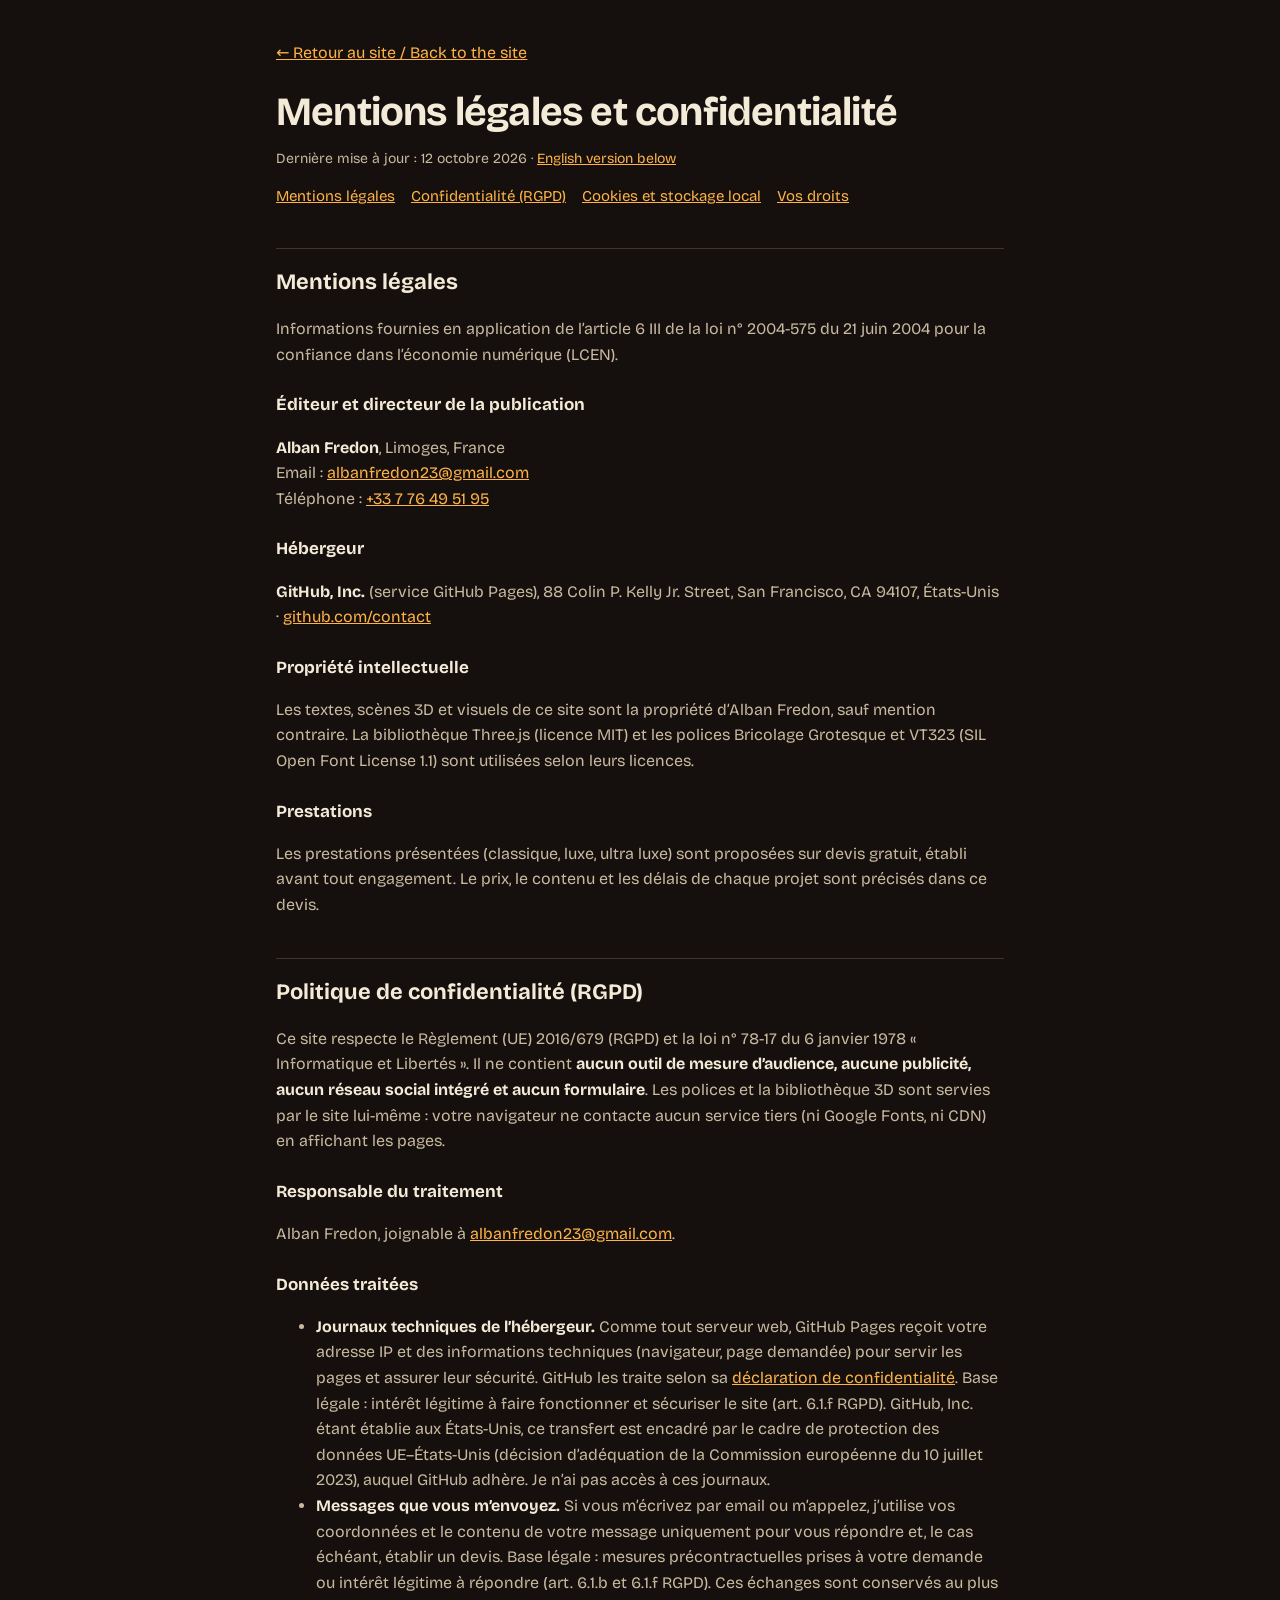
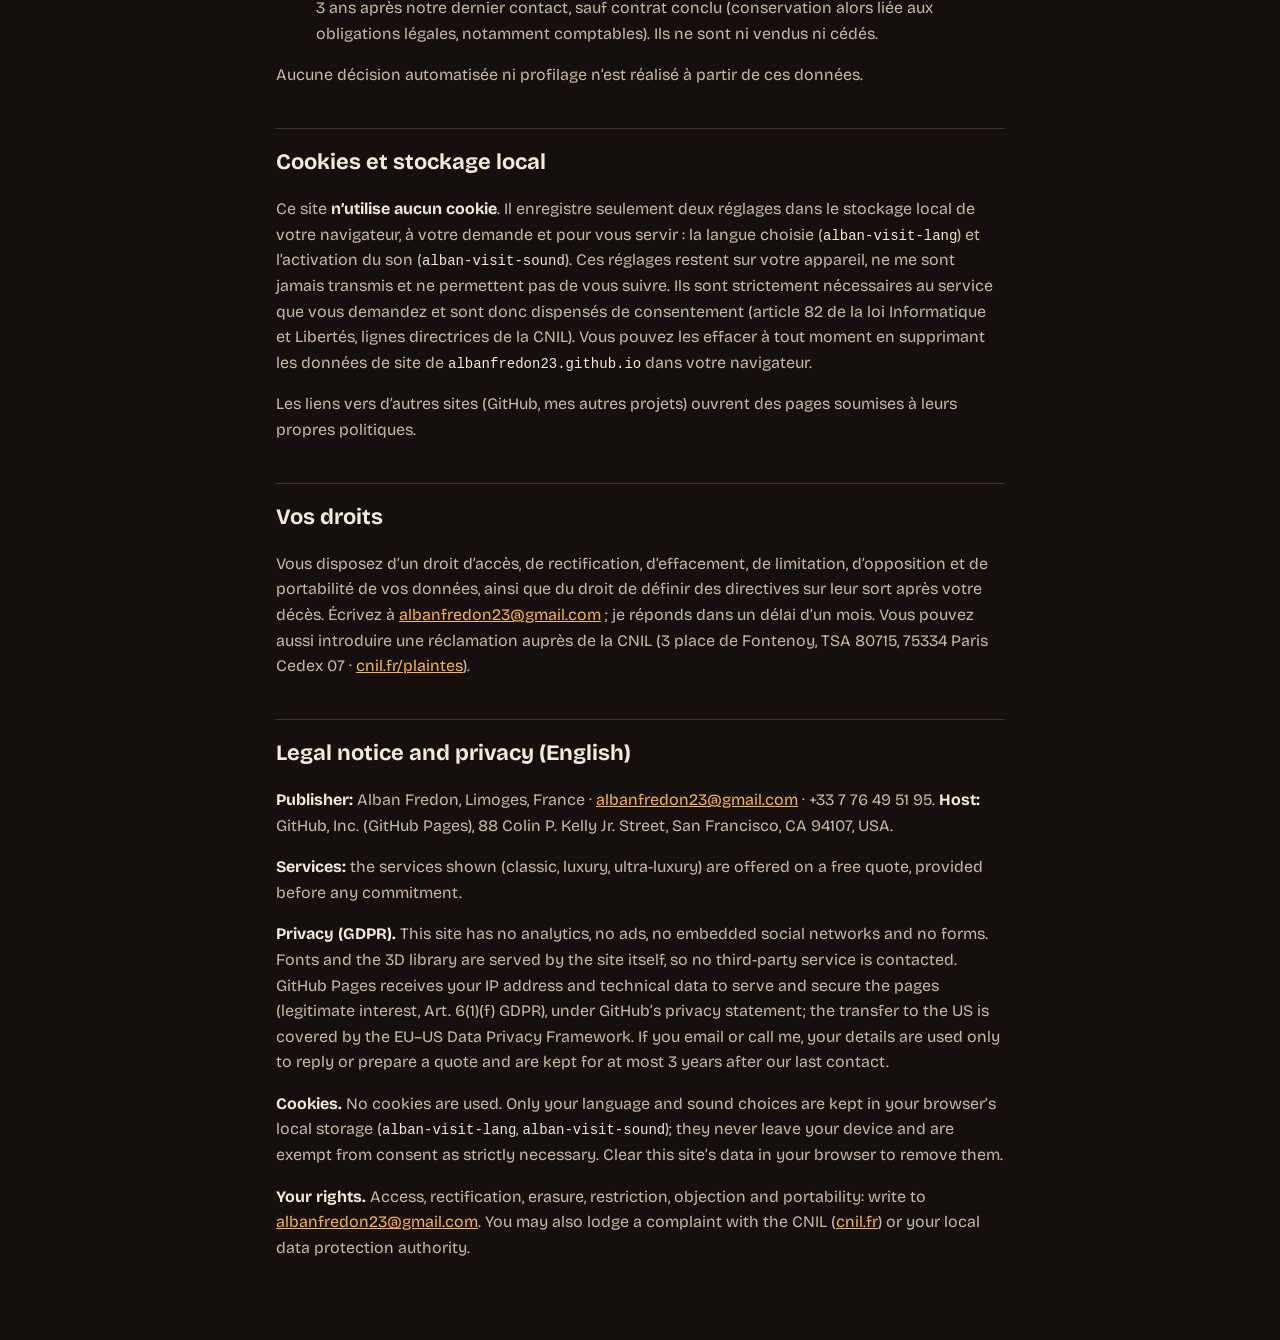
<file: legal.html>
<!doctype html>
<html lang="fr">
<head>
<meta charset="utf-8">
<meta name="viewport" content="width=device-width, initial-scale=1">
<title>Mentions légales et confidentialité · Alban Fredon</title>
<meta name="description" content="Mentions légales et politique de confidentialité du site Visite 3D d'Alban Fredon.">
<meta name="robots" content="noindex">
<link rel="stylesheet" href="css/fonts.css">
<style>
  :root { --bg: #15100d; --ink: #f4ead8; --ink-dim: #c9b9a0; --accent: #ffb347; --line: rgba(255, 220, 170, 0.18); color-scheme: dark; }
  * { box-sizing: border-box; }
  body { margin: 0; background: var(--bg); color: var(--ink); font: 16px/1.6 "Bricolage Grotesque", system-ui, sans-serif; -webkit-font-smoothing: antialiased; }
  main { max-width: 760px; margin: 0 auto; padding: 40px 16px 64px; }
  h1 { font-size: clamp(28px, 5vw, 40px); line-height: 1.1; letter-spacing: -0.02em; margin: 0 0 8px; }
  h2 { font-size: 22px; margin: 40px 0 8px; padding-top: 16px; border-top: 1px solid var(--line); }
  h3 { font-size: 17px; margin: 24px 0 4px; }
  p, li { color: var(--ink-dim); }
  strong { color: var(--ink); }
  a { color: var(--accent); }
  .back { display: inline-block; margin-bottom: 24px; }
  .date { font-size: 14px; }
  nav.toc { display: flex; flex-wrap: wrap; gap: 8px 16px; font-size: 15px; }
  code { font-size: 14px; color: var(--ink); }
</style>
</head>
<body>
<main>
<a class="back" href="./">← Retour au site / Back to the site</a>
<h1>Mentions légales et confidentialité</h1>
<p class="date">Dernière mise à jour : 12 octobre 2026 · <a href="#en" lang="en">English version below</a></p>
<nav class="toc"><a href="#mentions">Mentions légales</a><a href="#confidentialite">Confidentialité (RGPD)</a><a href="#stockage">Cookies et stockage local</a><a href="#droits">Vos droits</a></nav>

<h2 id="mentions">Mentions légales</h2>
<p>Informations fournies en application de l’article 6 III de la loi n° 2004-575 du 21 juin 2004 pour la confiance dans l’économie numérique (LCEN).</p>
<h3>Éditeur et directeur de la publication</h3>
<p><strong>Alban Fredon</strong>, Limoges, France<br>
Email : <a href="mailto:albanfredon23@gmail.com">albanfredon23@gmail.com</a><br>
Téléphone : <a href="tel:+33776495195">+33 7 76 49 51 95</a></p>
<h3>Hébergeur</h3>
<p><strong>GitHub, Inc.</strong> (service GitHub Pages), 88 Colin P. Kelly Jr. Street, San Francisco, CA 94107, États-Unis · <a href="https://github.com/contact">github.com/contact</a></p>
<h3>Propriété intellectuelle</h3>
<p>Les textes, scènes 3D et visuels de ce site sont la propriété d’Alban Fredon, sauf mention contraire. La bibliothèque Three.js (licence MIT) et les polices Bricolage Grotesque et VT323 (SIL Open Font License 1.1) sont utilisées selon leurs licences.</p>
<h3>Prestations</h3>
<p>Les prestations présentées (classique, luxe, ultra luxe) sont proposées sur devis gratuit, établi avant tout engagement. Le prix, le contenu et les délais de chaque projet sont précisés dans ce devis.</p>
<h2 id="confidentialite">Politique de confidentialité (RGPD)</h2>
<p>Ce site respecte le Règlement (UE) 2016/679 (RGPD) et la loi n° 78-17 du 6 janvier 1978 « Informatique et Libertés ». Il ne contient <strong>aucun outil de mesure d’audience, aucune publicité, aucun réseau social intégré et aucun formulaire</strong>. Les polices et la bibliothèque 3D sont servies par le site lui-même : votre navigateur ne contacte aucun service tiers (ni Google Fonts, ni CDN) en affichant les pages.</p>
<h3>Responsable du traitement</h3>
<p>Alban Fredon, joignable à <a href="mailto:albanfredon23@gmail.com">albanfredon23@gmail.com</a>.</p>
<h3>Données traitées</h3>
<ul>
  <li><strong>Journaux techniques de l’hébergeur.</strong> Comme tout serveur web, GitHub Pages reçoit votre adresse IP et des informations techniques (navigateur, page demandée) pour servir les pages et assurer leur sécurité. GitHub les traite selon sa <a href="https://docs.github.com/fr/site-policy/privacy-policies/github-general-privacy-statement">déclaration de confidentialité</a>. Base légale : intérêt légitime à faire fonctionner et sécuriser le site (art. 6.1.f RGPD). GitHub, Inc. étant établie aux États-Unis, ce transfert est encadré par le cadre de protection des données UE–États-Unis (décision d’adéquation de la Commission européenne du 10 juillet 2023), auquel GitHub adhère. Je n’ai pas accès à ces journaux.</li>
  <li><strong>Messages que vous m’envoyez.</strong> Si vous m’écrivez par email ou m’appelez, j’utilise vos coordonnées et le contenu de votre message uniquement pour vous répondre et, le cas échéant, établir un devis. Base légale : mesures précontractuelles prises à votre demande ou intérêt légitime à répondre (art. 6.1.b et 6.1.f RGPD). Ces échanges sont conservés au plus 3 ans après notre dernier contact, sauf contrat conclu (conservation alors liée aux obligations légales, notamment comptables). Ils ne sont ni vendus ni cédés.</li>
</ul>
<p>Aucune décision automatisée ni profilage n’est réalisé à partir de ces données.</p>

<h2 id="stockage">Cookies et stockage local</h2>
<p>Ce site <strong>n’utilise aucun cookie</strong>. Il enregistre seulement deux réglages dans le stockage local de votre navigateur, à votre demande et pour vous servir&nbsp;: la langue choisie (<code>alban-visit-lang</code>) et l’activation du son (<code>alban-visit-sound</code>). Ces réglages restent sur votre appareil, ne me sont jamais transmis et ne permettent pas de vous suivre. Ils sont strictement nécessaires au service que vous demandez et sont donc dispensés de consentement (article 82 de la loi Informatique et Libertés, lignes directrices de la CNIL). Vous pouvez les effacer à tout moment en supprimant les données de site de <code>albanfredon23.github.io</code> dans votre navigateur.</p>
<p>Les liens vers d’autres sites (GitHub, mes autres projets) ouvrent des pages soumises à leurs propres politiques.</p>

<h2 id="droits">Vos droits</h2>
<p>Vous disposez d’un droit d’accès, de rectification, d’effacement, de limitation, d’opposition et de portabilité de vos données, ainsi que du droit de définir des directives sur leur sort après votre décès. Écrivez à <a href="mailto:albanfredon23@gmail.com">albanfredon23@gmail.com</a> ; je réponds dans un délai d’un mois. Vous pouvez aussi introduire une réclamation auprès de la CNIL (3 place de Fontenoy, TSA 80715, 75334 Paris Cedex 07 · <a href="https://www.cnil.fr/fr/plaintes">cnil.fr/plaintes</a>).</p>

<h2 id="en" lang="en">Legal notice and privacy (English)</h2>
<div lang="en">
<p><strong>Publisher:</strong> Alban Fredon, Limoges, France · <a href="mailto:albanfredon23@gmail.com">albanfredon23@gmail.com</a> · +33 7 76 49 51 95. <strong>Host:</strong> GitHub, Inc. (GitHub Pages), 88 Colin P. Kelly Jr. Street, San Francisco, CA 94107, USA.</p>
<p><strong>Services:</strong> the services shown (classic, luxury, ultra-luxury) are offered on a free quote, provided before any commitment.</p>
<p><strong>Privacy (GDPR).</strong> This site has no analytics, no ads, no embedded social networks and no forms. Fonts and the 3D library are served by the site itself, so no third-party service is contacted. GitHub Pages receives your IP address and technical data to serve and secure the pages (legitimate interest, Art. 6(1)(f) GDPR), under GitHub’s privacy statement; the transfer to the US is covered by the EU–US Data Privacy Framework. If you email or call me, your details are used only to reply or prepare a quote and are kept for at most 3 years after our last contact.</p>
<p><strong>Cookies.</strong> No cookies are used. Only your language and sound choices are kept in your browser’s local storage (<code>alban-visit-lang</code>, <code>alban-visit-sound</code>); they never leave your device and are exempt from consent as strictly necessary. Clear this site’s data in your browser to remove them.</p>
<p><strong>Your rights.</strong> Access, rectification, erasure, restriction, objection and portability: write to <a href="mailto:albanfredon23@gmail.com">albanfredon23@gmail.com</a>. You may also lodge a complaint with the CNIL (<a href="https://www.cnil.fr/en">cnil.fr</a>) or your local data protection authority.</p>
</div>
</main>
</body>
</html>
</file>
<file: css/fonts.css>
/* Fonts served from this site (no request to Google Fonts, so no visitor IP is sent to a third party).
   Bricolage Grotesque and VT323 are under the SIL Open Font License 1.1. */
@font-face {
  font-family: 'Bricolage Grotesque'; font-style: normal; font-weight: 400 700; font-stretch: 100%; font-display: swap;
  src: url(../fonts/bricolage-grotesque-latin-ext.woff2) format('woff2');
  unicode-range: U+0100-02BA, U+02BD-02C5, U+02C7-02CC, U+02CE-02D7, U+02DD-02FF, U+0304, U+0308, U+0329, U+1D00-1DBF, U+1E00-1E9F, U+1EF2-1EFF, U+2020, U+20A0-20AB, U+20AD-20C4, U+2113, U+2C60-2C7F, U+A720-A7FF;
}
@font-face {
  font-family: 'Bricolage Grotesque'; font-style: normal; font-weight: 400 700; font-stretch: 100%; font-display: swap;
  src: url(../fonts/bricolage-grotesque-latin.woff2) format('woff2');
  unicode-range: U+0000-00FF, U+0131, U+0152-0153, U+02BB-02BC, U+02C6, U+02DA, U+02DC, U+0304, U+0308, U+0329, U+2000-206F, U+20AC, U+2122, U+2191, U+2193, U+2212, U+2215, U+FEFF, U+FFFD;
}
@font-face {
  font-family: 'VT323'; font-style: normal; font-weight: 400; font-display: swap;
  src: url(../fonts/vt323-latin-ext.woff2) format('woff2');
  unicode-range: U+0100-02BA, U+02BD-02C5, U+02C7-02CC, U+02CE-02D7, U+02DD-02FF, U+0304, U+0308, U+0329, U+1D00-1DBF, U+1E00-1E9F, U+1EF2-1EFF, U+2020, U+20A0-20AB, U+20AD-20C4, U+2113, U+2C60-2C7F, U+A720-A7FF;
}
@font-face {
  font-family: 'VT323'; font-style: normal; font-weight: 400; font-display: swap;
  src: url(../fonts/vt323-latin.woff2) format('woff2');
  unicode-range: U+0000-00FF, U+0131, U+0152-0153, U+02BB-02BC, U+02C6, U+02DA, U+02DC, U+0304, U+0308, U+0329, U+2000-206F, U+20AC, U+2122, U+2191, U+2193, U+2212, U+2215, U+FEFF, U+FFFD;
}
</file>
